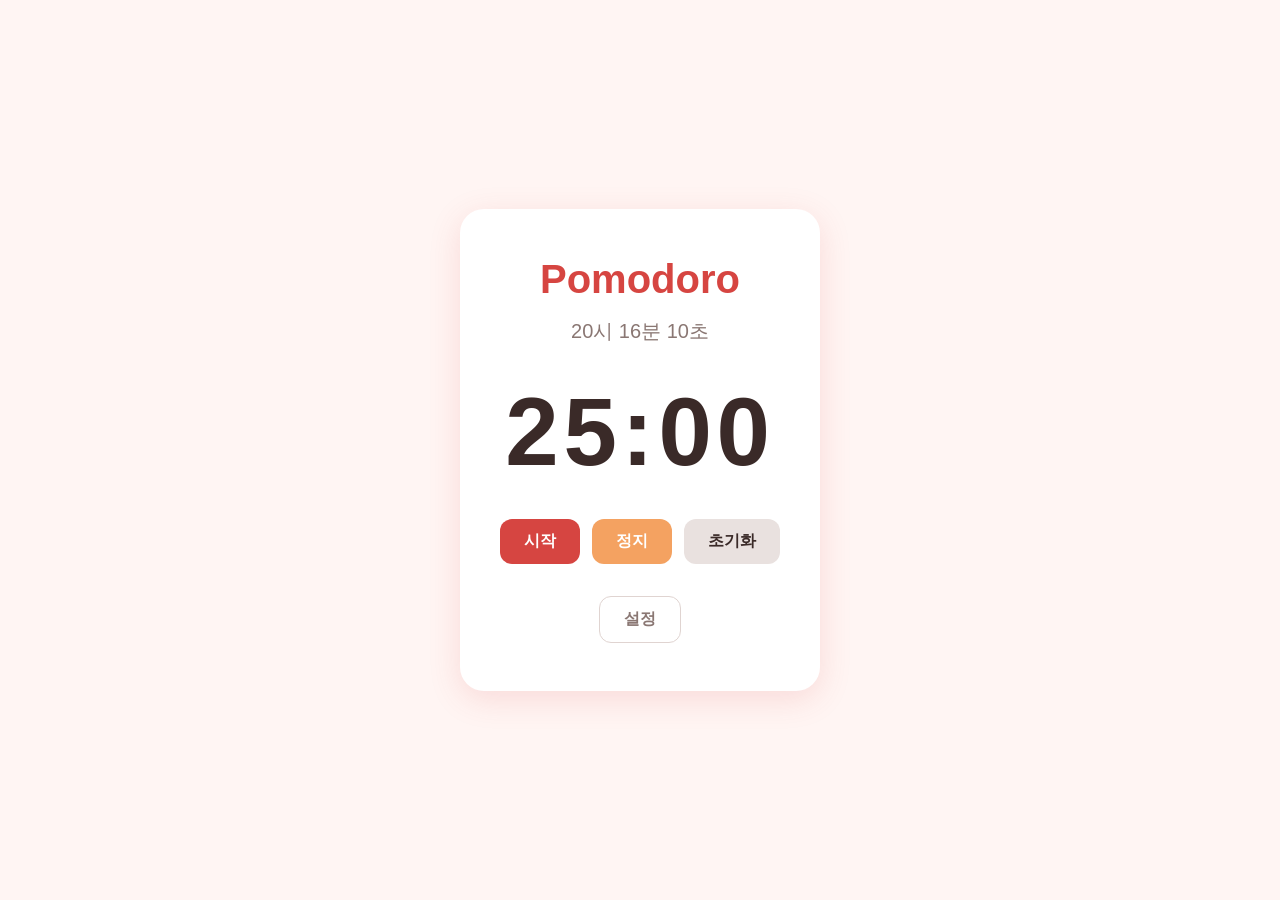
<file: index.html>
<!DOCTYPE html>
<html lang="ko">
<head>
  <meta charset="UTF-8">
  <meta name="viewport" content="width=device-width, initial-scale=1.0">
  <title>Pomodoro</title>
  <link rel="stylesheet" href="index.css">
</head>
<body>
  <main class="container">
    <h1>Pomodoro</h1>
    <p class="clock" id="clock" aria-label="현재 시간"></p>

    <section class="timer" aria-label="남은 시간">
      <span class="time" id="time">25:00</span>
    </section>

    <section class="controls" aria-label="타이머 컨트롤">
      <button type="button" class="btn btn-start" id="start">시작</button>
      <button type="button" class="btn btn-stop" id="stop">정지</button>
      <button type="button" class="btn btn-reset" id="reset">초기화</button>
    </section>

    <button type="button" class="btn btn-settings" id="settings">설정</button>
  </main>
  <script src="script.js"></script>
</body>
</html>
</file>
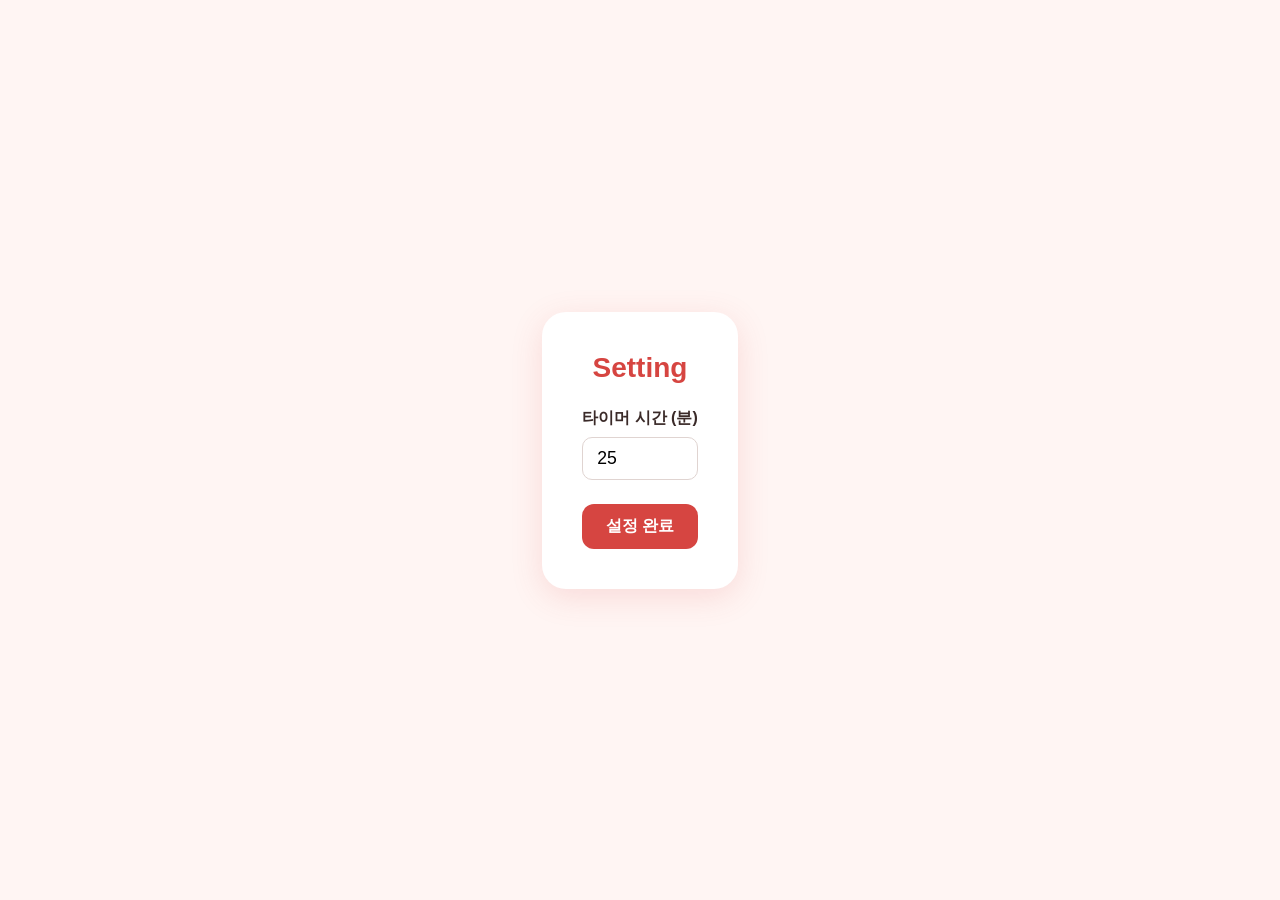
<file: settings.html>
<!DOCTYPE html>
<html lang="ko">
<head>
  <meta charset="UTF-8">
  <meta name="viewport" content="width=device-width, initial-scale=1.0">
  <title>Setting</title>
  <link rel="stylesheet" href="settings.css">
</head>
<body>
  <main class="container">
    <h3>Setting</h3>

    <label class="field">
      <span>타이머 시간 (분)</span>
      <input type="number" id="minutes" min="1" max="120" value="25">
    </label>

    <button type="button" class="btn-done">설정 완료</button>
  </main>
  <script src="settings.js"></script>
</body>
</html>
</file>
<file: index.css>
* {
  box-sizing: border-box;
  margin: 0;
  padding: 0;
}

body {
  min-height: 100vh;
  display: flex;
  justify-content: center;
  align-items: center;
  background: #fff5f3;
  color: #3a2a28;
  font-family: "Segoe UI", "Malgun Gothic", sans-serif;
}

.container {
  display: flex;
  flex-direction: column;
  align-items: center;
  gap: 32px;
  padding: 48px 40px;
  background: #fff;
  border-radius: 24px;
  box-shadow: 0 8px 32px rgba(214, 69, 65, 0.15);
}

h1 {
  font-size: 2.5rem;
  color: #d64541;
}

.clock {
  margin-top: -16px;
  font-size: 1.25rem;
  color: #8a7773;
  font-variant-numeric: tabular-nums;
}

.time {
  font-size: 6rem;
  font-weight: 700;
  font-variant-numeric: tabular-nums;
  letter-spacing: 0.05em;
}

.controls {
  display: flex;
  gap: 12px;
}

.btn {
  padding: 12px 24px;
  border: none;
  border-radius: 12px;
  font-size: 1rem;
  font-weight: 600;
  cursor: pointer;
  transition: transform 0.1s, filter 0.2s;
}

.btn:hover {
  filter: brightness(0.95);
}

.btn:active {
  transform: scale(0.97);
}

.btn-start {
  background: #d64541;
  color: #fff;
}

.btn-stop {
  background: #f4a261;
  color: #fff;
}

.btn-reset {
  background: #e9e1df;
  color: #3a2a28;
}

.btn-settings {
  background: transparent;
  color: #8a7773;
  border: 1px solid #e0d4d1;
}
</file>
<file: settings.css>
* {
  box-sizing: border-box;
  margin: 0;
  padding: 0;
}

body {
  min-height: 100vh;
  display: flex;
  justify-content: center;
  align-items: center;
  background: #fff5f3;
  color: #3a2a28;
  font-family: "Segoe UI", "Malgun Gothic", sans-serif;
}

.container {
  display: flex;
  flex-direction: column;
  align-items: center;
  gap: 24px;
  padding: 40px;
  background: #fff;
  border-radius: 24px;
  box-shadow: 0 8px 32px rgba(214, 69, 65, 0.15);
}

h3 {
  font-size: 1.75rem;
  color: #d64541;
}

.field {
  display: flex;
  flex-direction: column;
  gap: 8px;
  font-weight: 600;
}

.field input {
  padding: 10px 14px;
  border: 1px solid #e0d4d1;
  border-radius: 10px;
  font-size: 1.1rem;
}

.btn-done {
  padding: 12px 24px;
  border: none;
  border-radius: 12px;
  background: #d64541;
  color: #fff;
  font-size: 1rem;
  font-weight: 600;
  cursor: pointer;
}
</file>
